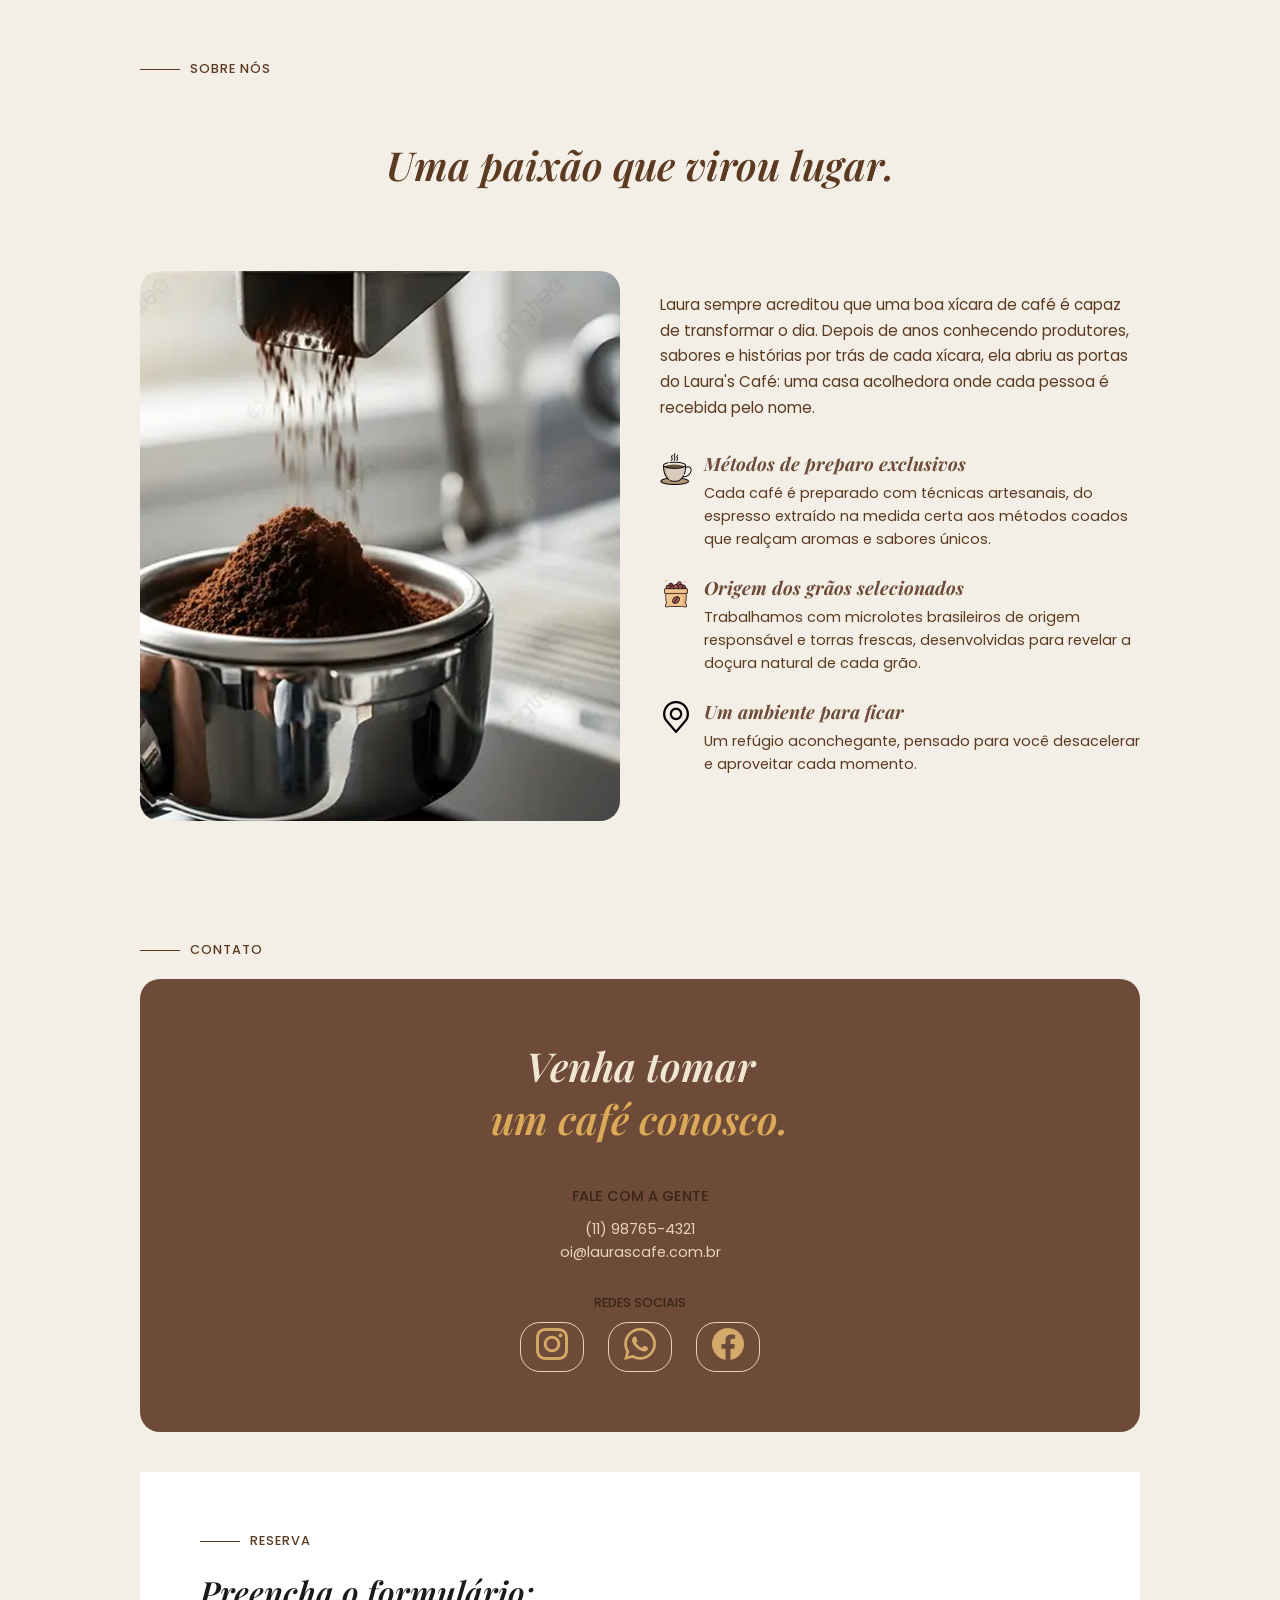
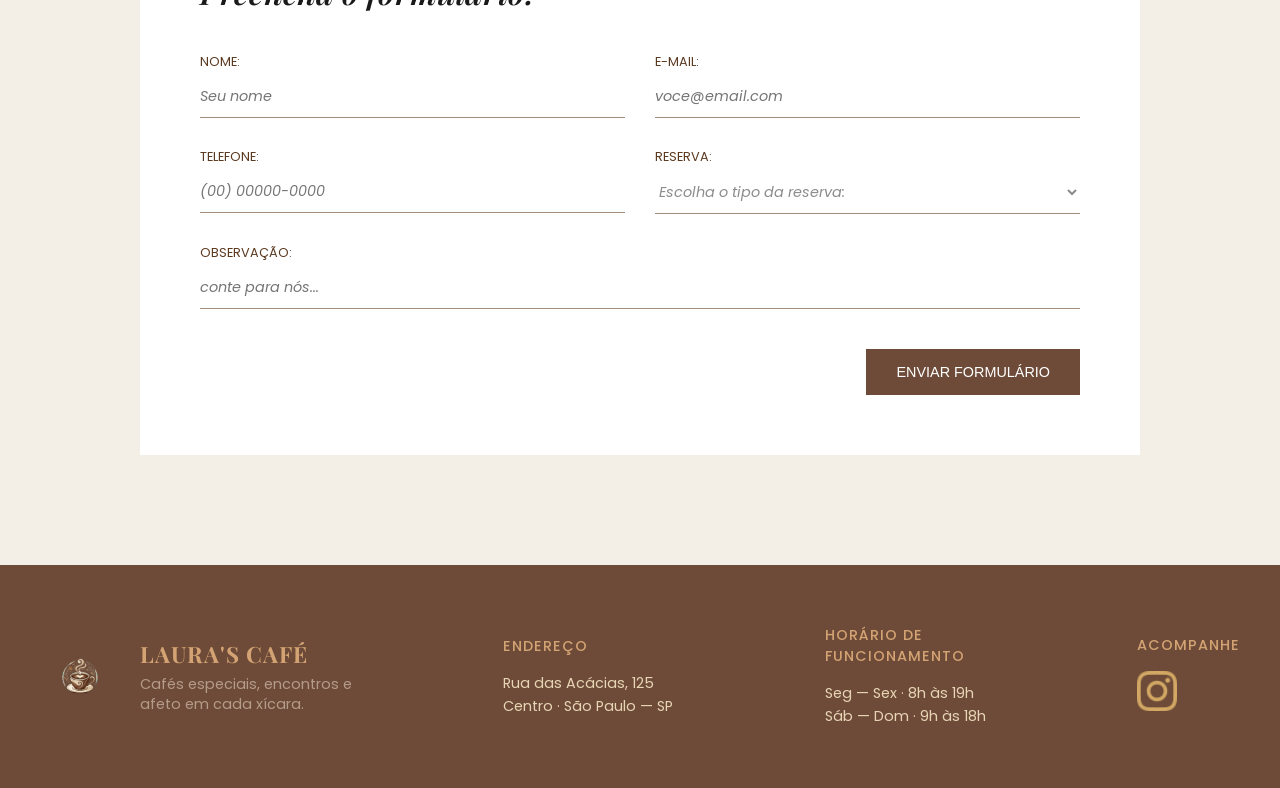
<file: html_css/index.html>
<!DOCTYPE html>
<html lang="pt-BR">
<head>
    <meta charset="UTF-8">
    <meta name="viewport" content="width=device-width, initial-scale=1.0">
    <title>Contato - Cafeteria</title>
    <!-- Link para o arquivo CSS externo -->
    <link rel="stylesheet" href="style.css">
    <!-- Fontes do Google -->
    <link rel="preconnect" href="https://fonts.googleapis.com">
    <link rel="preconnect" href="https://fonts.gstatic.com" crossorigin>
    <link href="https://fonts.googleapis.com/css2?family=Playfair+Display:ital,wght@1,600&family=Poppins:wght@300;400;500&display=swap" rel="stylesheet">
</head>
<body>

    <section class="secao-sobre">
        <div class="container">
            <p class="label-secao">SOBRE NÓS</p>
            <h2 class="titulo-sobre">Uma paixão que virou lugar.</h2>

            <div class="sobre-conteudo">
                <figure class="sobre-imagem">
                    <img src="../imagens/cafe-sobre-nos.png" alt="Preparo artesanal do café no Laura's Cafe">
                </figure>

                <div class="sobre-textos">
                    <p class="sobre-historia">
                        Laura sempre acreditou que uma boa xícara de café é capaz de
                        transformar o dia. Depois de anos conhecendo produtores, sabores
                        e histórias por trás de cada xícara, ela abriu as portas do
                        Laura's Café: uma casa acolhedora onde cada pessoa é recebida pelo nome.
                    </p>

                    <div class="destaque">
                        <img src="../imagens/icone-cafe.png" alt="" aria-hidden="true">
                        <div>
                            <h3>Métodos de preparo exclusivos</h3>
                            <p>Cada café é preparado com técnicas artesanais, do espresso extraído na medida certa aos métodos coados que realçam aromas e sabores únicos.</p>
                        </div>
                    </div>

                    <div class="destaque">
                        <img src="../imagens/icone-graos.png" alt="" aria-hidden="true">
                        <div>
                            <h3>Origem dos grãos selecionados</h3>
                            <p>Trabalhamos com microlotes brasileiros de origem responsável e torras frescas, desenvolvidas para revelar a doçura natural de cada grão.</p>
                        </div>
                    </div>
                    <div class="destaque">
                        <img src="../imagens/icone-lugar.png" alt="" aria-hidden="true">
                         <div>
                            <h3>Um ambiente para ficar</h3>
                        <p>Um refúgio aconchegante, pensado para você desacelerar e aproveitar cada momento.</p>
                    </div>
                </div>
                </div>
            </div>
        </div>
    </section>

    <section class="secao-contato">
        <div class="container">
            
            <!-- Cartão Escuro de Informações -->
            <div class="cartao-info">
                <p class="label-secao">CONTATO</p>
                <div class="box-marrom">
                    <h2>Venha tomar<br><span class="texto-marron-claro">um café conosco.</span></h2>
                    
                    <div class="info-detalhes">
                        <p class="titulo-info">FALE COM A GENTE</p>
                        <p>(11) 98765-4321</p>
                        <p>oi@laurascafe.com.br</p>
                    </div>

                    <div class="redes-sociais">
                        <p class="titulo-info">REDES SOCIAIS</p>
                        <div class="icones">
                            <a href="https://www.instagram.com/visaojrufop/" target="_blank">
                                <img src="logo_rede_social/instagram.png" alt="logo insta">
                            </a>
                            <a href="https://api.whatsapp.com/send?phone=5531993327631" target="_blank">
                                <img src="logo_rede_social/whatsapp.png" alt="logo zap">
                            </a>
                            <a href="https://www.facebook.com/visaojrufop/" target="_blank">
                                <img src="logo_rede_social/facebook.png" alt="logo face">
                            </a>

                        </div>
                    </div>
                </div>
            </div>

            <!-- Formulário de Reserva -->
            <div class="area-formulario">
                <p class="label-secao">RESERVA</p>
                <h2>Preencha o formulário:</h2>
                
                <form action="#" method="POST">
                    <div class="grupo-inputs">
                        <div class="campo">
                            <label for="nome">NOME:</label>
                            <input type="text" id="nome" placeholder="Seu nome">
                        </div>
                        <div class="campo">
                            <label for="email">E-MAIL:</label>
                            <input type="email" id="email" placeholder="voce@email.com">
                        </div>
                        <div class="campo">
                            <label for="telefone">TELEFONE:</label>
                            <input type="tel" id="telefone" placeholder="(00) 00000-0000">
                        </div>
                        <div class="campo">
                            <label for="reserva">RESERVA:</label>
                            <select name="tipo de reserva" id="reserva">
                                <option value="" disabled selected hidden>Escolha o tipo da reserva:</option>
                                <option value="Mesa normal">Mesa para 4 pessoas</option>
                                <option value="Todas as mesas">Evento privado</option>
                            </select>
                        </div>
                    </div>
                    
                    <div class="campo campo-observacao">
                        <label for="observacao">OBSERVAÇÃO:</label>
                        <input type="text" id="observacao" placeholder="conte para nós...">
                    </div>
                    
                    <button type="submit" class="btn-enviar">ENVIAR FORMULÁRIO</button>
                </form>
            </div>

        </div>
    </section>

    <footer class="rodape">
        <div class="rodape-container">
            
            <div class="rodape-marca">
                <!-- Substitua pelo caminho da sua imagem de logo -->
                <img src="logo_rede_social/logo_laura's.png" alt="Logo Laura's Café" class="logo-rodape">
                <div>
                    <h3>LAURA'S CAFÉ</h3>
                    <p>Cafés especiais, encontros e<br>afeto em cada xícara.</p>
                </div>
            </div>
            
            <div class="rodape-info">
                <h4>ENDEREÇO</h4>
                <p>Rua das Acácias, 125<br>Centro · São Paulo — SP</p>
            </div>
            
            <div class="rodape-info">
                <h4>HORÁRIO DE<br>FUNCIONAMENTO</h4>
                <p>Seg — Sex · 8h às 19h<br>Sáb — Dom · 9h às 18h</p>
            </div>
            
            <div class="rodape-social">
                <h4>ACOMPANHE</h4>
                <!-- Substitua pelo caminho do seu ícone do Instagram -->
                <a href="https://www.instagram.com/visaojrufop/" target="_blank">
                    <img src="logo_rede_social/instagram.png" alt="logo-instagram">
                </a>
            </div>

        </div>
    </footer>

</body>
</html>
</file>
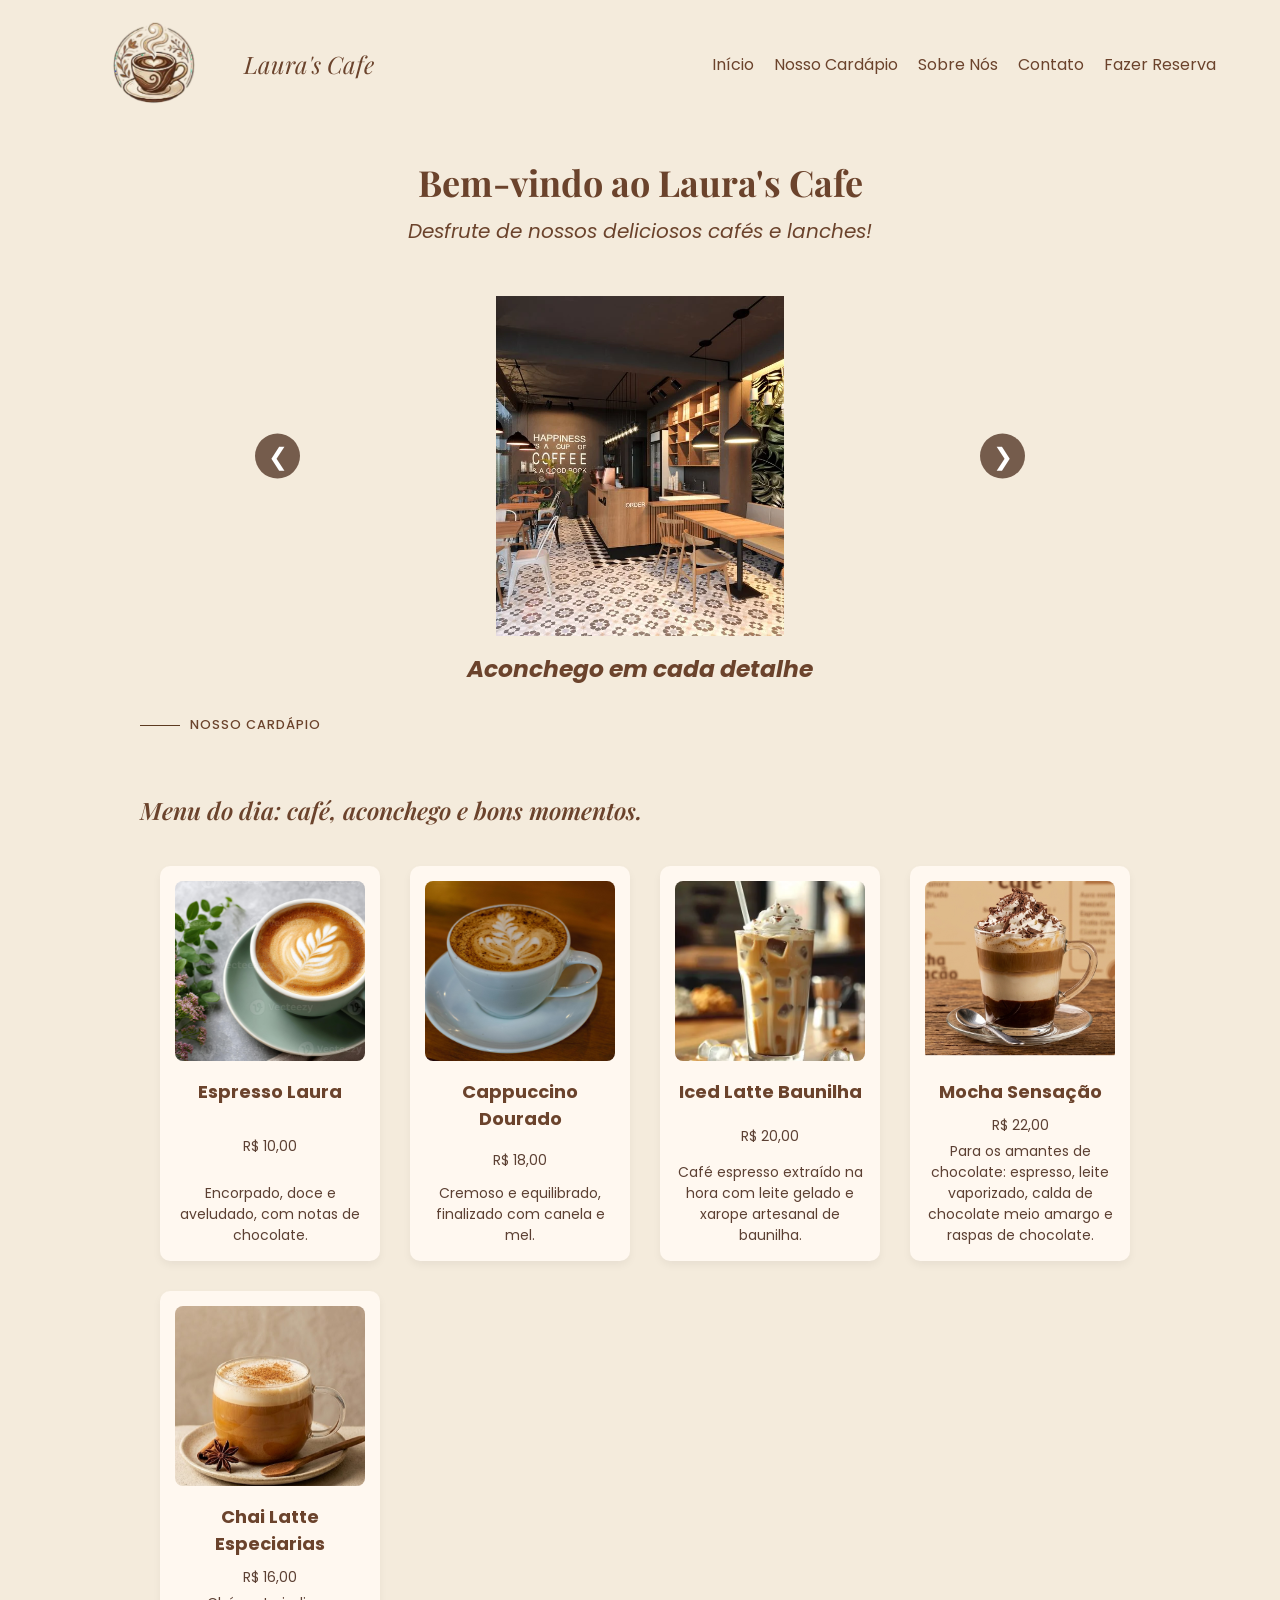
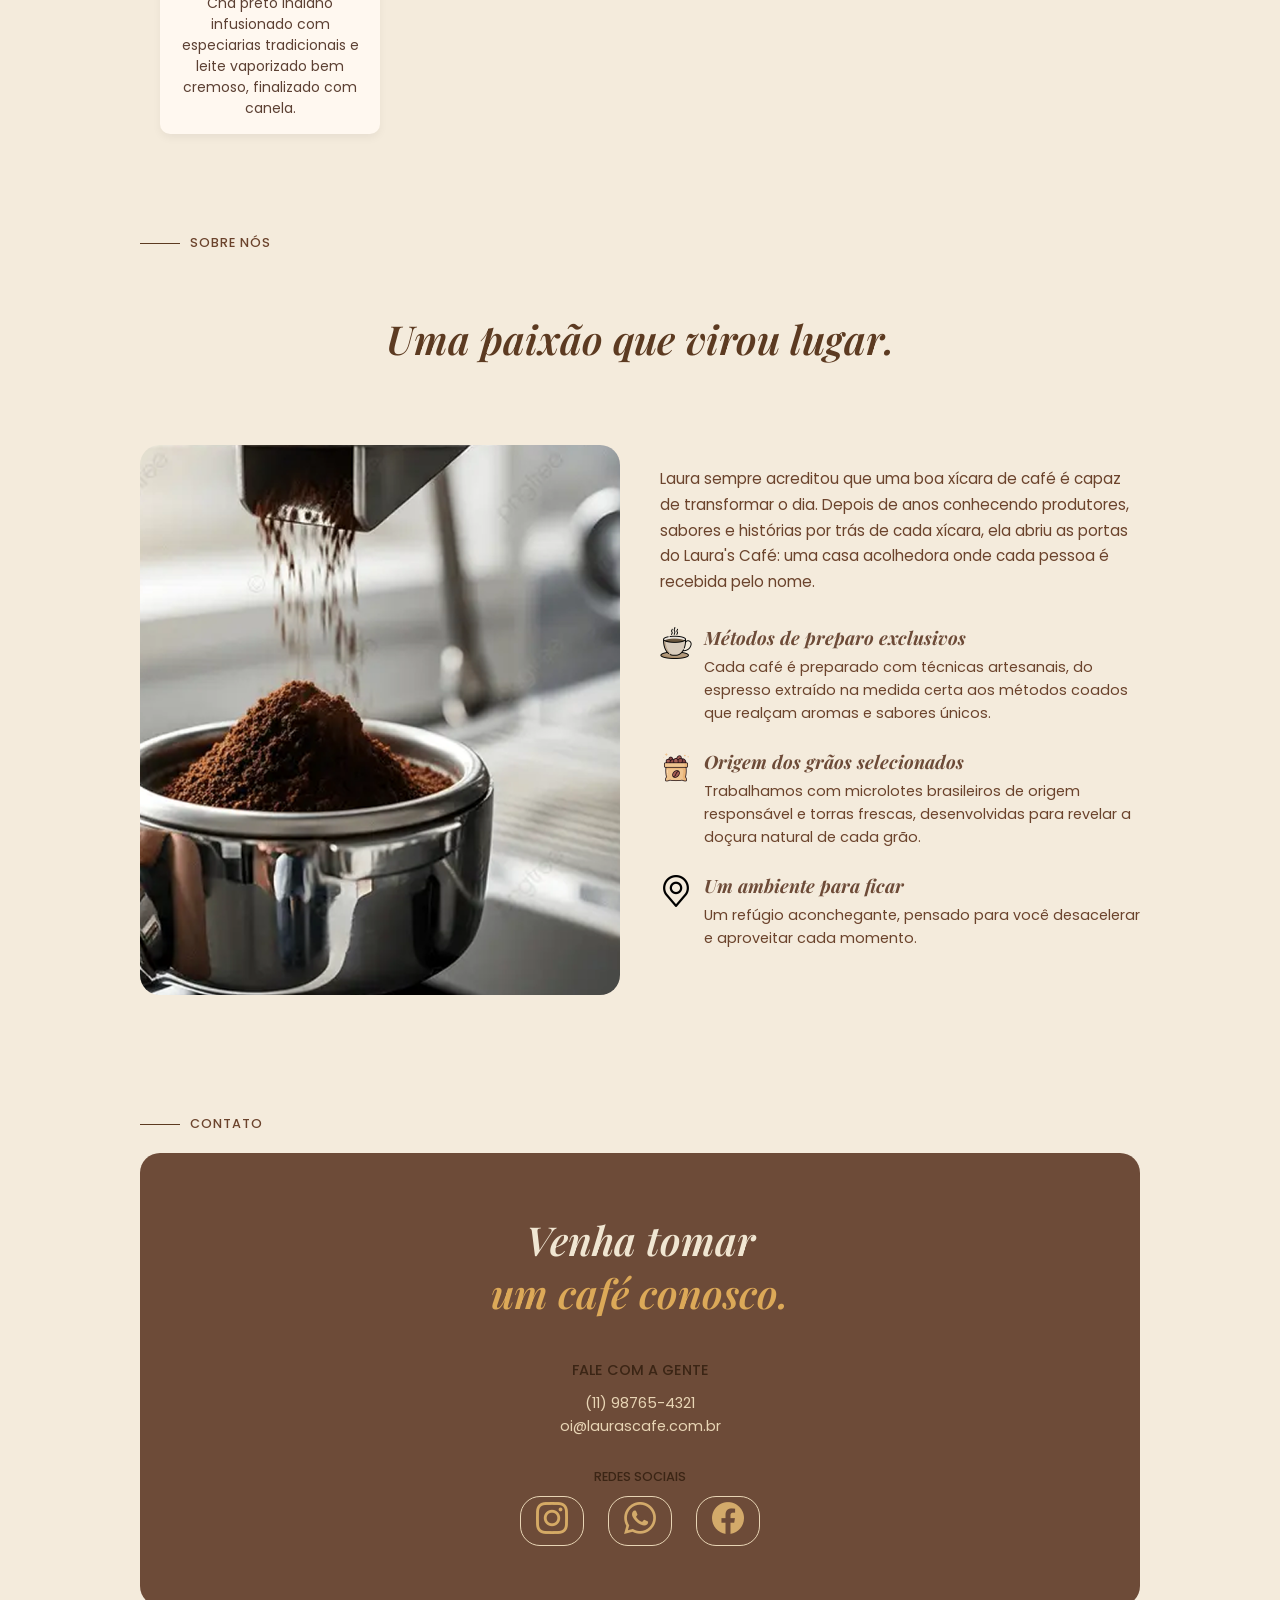
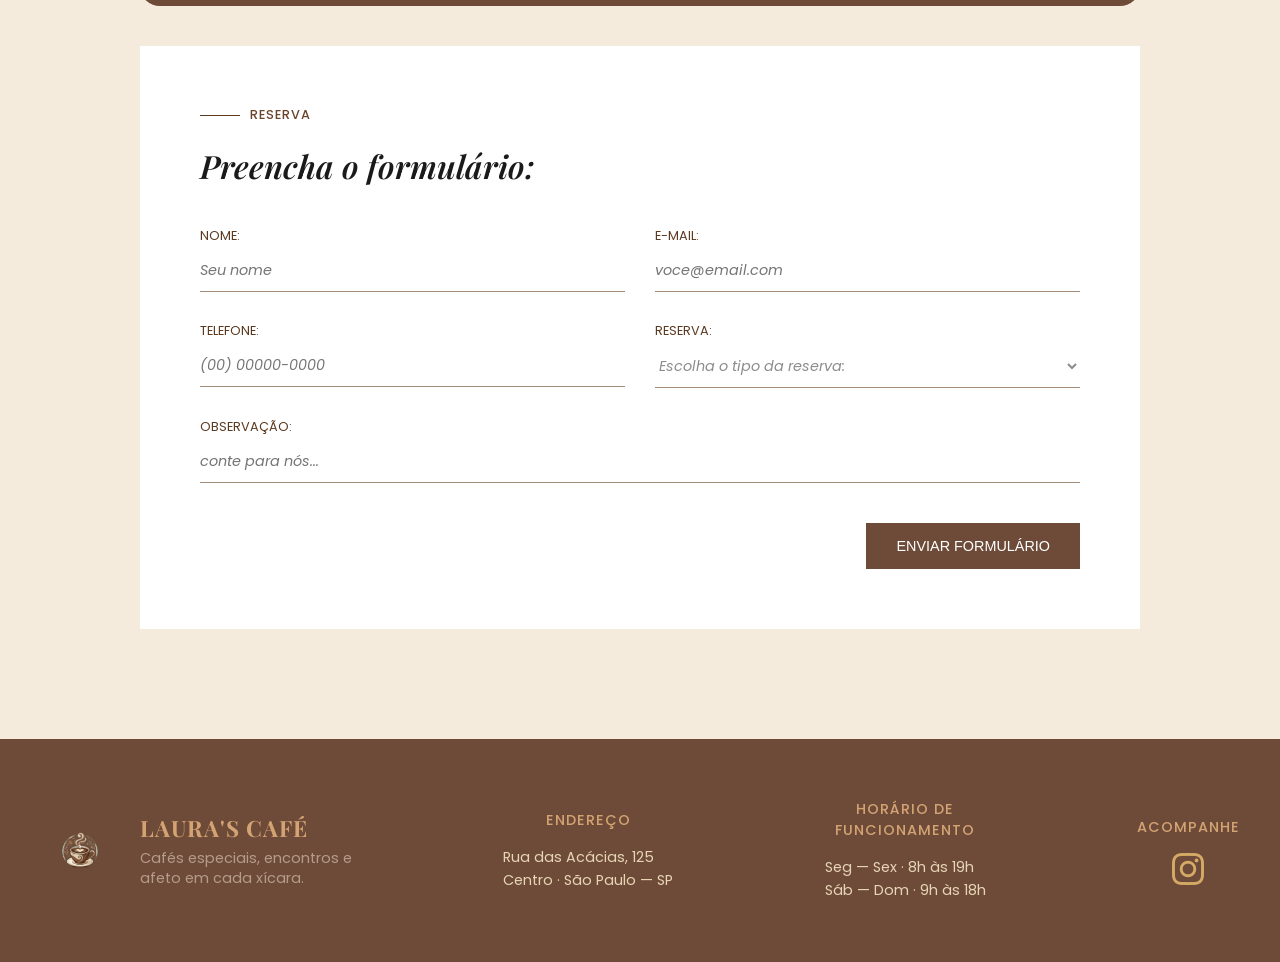
<file: coffe.html>
<!DOCTYPE html>
<html lang="pt-br">
<head>
    <meta charset="UTF-8">
    <meta name="viewport" content="width=device-width, initial-scale=1.0">
    <title>Laura's Cafe</title>
    <!-- CSS -->
    <link rel="stylesheet" href="css/style.css">
    <!-- Fontes do Google -->
    <link rel="preconnect" href="https://fonts.googleapis.com">
    <link rel="preconnect" href="https://fonts.gstatic.com" crossorigin>
    <link href="https://fonts.googleapis.com/css2?family=Playfair+Display:ital,wght@1,600&family=Poppins:wght@300;400;500&display=swap" rel="stylesheet">
</head>
<body>

    <!-- ===== CABEÇALHO ===== -->
    <header class="cabecalho">
        <div class="marca">
            <img class="logo" src="assets/logo/logo_laura's.png" alt="Logo da Laura's Cafe">
            <span>Laura's Cafe</span>
        </div>

        <nav>
            <ul>
                <li><a href="#inicio">Início</a></li>
                <li><a href="#cardapio">Nosso Cardápio</a></li>
                <li><a href="#sobre">Sobre Nós</a></li>
                <li><a href="#contato">Contato</a></li>
                <li><a href="#reserva">Fazer Reserva</a></li>
            </ul>
        </nav>
    </header>

    <main>

        <!-- ===== INÍCIO / HERO ===== -->
        <section id="inicio">
            <header class="introducao">
                <h1>Bem-vindo ao Laura's Cafe</h1>
                <p>Desfrute de nossos deliciosos cafés e lanches!</p>
            </header>
            <div class="carrosel">
                <div class="carrosel-faixa">
                    <figure class="slide">
                        <img src="assets/img/imagem1inicio.svg" alt="Café servido no Laura's Cafe">
                        <figcaption>
                            <h3>Aconchego em cada detalhe</h3>
                        </figcaption>
                    </figure>

                    <figure class="slide">
                        <img src="assets/img/imagem2inicio.svg" alt="Café preparado artesanalmente">
                        <figcaption>
                            <h3>Onde cada visita vira um bom momento</h3>
                        </figcaption>
                    </figure>

                    <figure class="slide">
                        <img src="assets/img/imagem3inicio.svg" alt="Café preparado artesanalmente">
                        <figcaption>
                            <h3>Desperte seus sentidos com nossos aromas</h3>
                        </figcaption>
                    </figure>

                    <figure class="slide">
                        <img src="assets/img/imagem4inicio.svg" alt="Café preparado artesanalmente">
                        <figcaption>
                            <h3>O acompanhamento perfeito para o seu café</h3>
                        </figcaption>
                    </figure>
                </div>

                <button class="seta anterior" aria-label="Imagem anterior">&#10094;</button>
                <button class="seta proxima" aria-label="Próxima imagem">&#10095;</button>

                <div class="indicadores"></div>
            </div>
        </section>

        <!-- ===== CARDÁPIO ===== -->
        <section class="secao-cardapio" id="cardapio">
        <div class="container">
            <p class="label-secao">NOSSO CARDÁPIO</p>
            <h2 class="titulo-cardapio">Menu do dia: café, aconchego e bons momentos.</h2>

            <div class="itens-cardapio">
                <article>
                    <figure>
                        <img src="assets/img/imagem1menu.svg" alt="Espresso Laura">
                        <figcaption>Espresso Laura</figcaption>
                    </figure>
                    <p>R$ 10,00</p>
                    <p>Encorpado, doce e aveludado, com notas de chocolate.</p>
                </article>

                <article>
                    <figure>
                        <img src="assets/img/imagem2menu.svg" alt="Cappuccino Dourado">
                        <figcaption>Cappuccino Dourado</figcaption>
                    </figure>
                    <p>R$ 18,00</p>
                    <p>Cremoso e equilibrado, finalizado com canela e mel.</p>
                </article>

                <article>
                    <figure>
                        <img src="assets/img/imagem3menu.svg" alt="Iced Latte Baunilha">
                        <figcaption>Iced Latte Baunilha</figcaption>
                    </figure>
                    <p>R$ 20,00</p>
                    <p>Café espresso extraído na hora com leite gelado e xarope artesanal de baunilha.</p>
                </article>

                <article>
                    <figure>
                        <img src="assets/img/imagem4menu.svg" alt="Mocha Sensação">
                        <figcaption>Mocha Sensação</figcaption>
                    </figure>
                    <p>R$ 22,00</p>
                    <p>Para os amantes de chocolate: espresso, leite vaporizado, calda de chocolate meio amargo e raspas de chocolate.</p>
                </article>

                <article>
                    <figure>
                        <img src="assets/img/imagem5menu.svg" alt="Chai Latte Especiarias">
                        <figcaption>Chai Latte Especiarias</figcaption>
                    </figure>
                    <p>R$ 16,00</p>
                    <p>Chá preto indiano infusionado com especiarias tradicionais e leite vaporizado bem cremoso, finalizado com canela.</p>
                </article>
            </div>
        </section>

        <!-- ===== SOBRE NÓS ===== -->
        <section class="secao-sobre" id="sobre">
            <div class="container">
                <p class="label-secao">SOBRE NÓS</p>
                <h2 class="titulo-sobre">Uma paixão que virou lugar.</h2>

                <div class="sobre-conteudo">
                    <figure class="sobre-imagem">
                        <img src="assets/img/cafe-sobre-nos.png" alt="Preparo artesanal do café no Laura's Cafe">
                    </figure>

                    <div class="sobre-textos">
                        <p class="sobre-historia">
                            Laura sempre acreditou que uma boa xícara de café é capaz de
                            transformar o dia. Depois de anos conhecendo produtores, sabores
                            e histórias por trás de cada xícara, ela abriu as portas do
                            Laura's Café: uma casa acolhedora onde cada pessoa é recebida pelo nome.
                        </p>

                        <div class="destaque">
                            <img src="assets/icons/icone-cafe.png" alt="" aria-hidden="true">
                            <div>
                                <h3>Métodos de preparo exclusivos</h3>
                                <p>Cada café é preparado com técnicas artesanais, do espresso extraído na medida certa aos métodos coados que realçam aromas e sabores únicos.</p>
                            </div>
                        </div>

                        <div class="destaque">
                            <img src="assets/icons/icone-graos.png" alt="" aria-hidden="true">
                            <div>
                                <h3>Origem dos grãos selecionados</h3>
                                <p>Trabalhamos com microlotes brasileiros de origem responsável e torras frescas, desenvolvidas para revelar a doçura natural de cada grão.</p>
                            </div>
                        </div>

                        <div class="destaque">
                            <img src="assets/icons/icone-lugar.png" alt="" aria-hidden="true">
                            <div>
                                <h3>Um ambiente para ficar</h3>
                                <p>Um refúgio aconchegante, pensado para você desacelerar e aproveitar cada momento.</p>
                            </div>
                        </div>
                    </div>
                </div>
            </div>
        </section>

        <!-- ===== CONTATO / RESERVA ===== -->
        <section class="secao-contato" id="contato">
            <div class="container">

                <!-- Cartão Escuro de Informações -->
                <div class="cartao-info">
                    <p class="label-secao">CONTATO</p>
                    <div class="box-marrom">
                        <h2>Venha tomar<br><span class="texto-marron-claro">um café conosco.</span></h2>

                        <div class="info-detalhes">
                            <p class="titulo-info">FALE COM A GENTE</p>
                            <p>(11) 98765-4321</p>
                            <p>oi@laurascafe.com.br</p>
                        </div>

                        <div class="redes-sociais">
                            <p class="titulo-info">REDES SOCIAIS</p>
                            <div class="icones">
                                <a href="https://www.instagram.com/visaojrufop/" target="_blank">
                                    <img src="assets/logo/instagram.png" alt="logo insta">
                                </a>
                                <a href="https://api.whatsapp.com/send?phone=5531993327631" target="_blank">
                                    <img src="assets/logo/whatsapp.png" alt="logo zap">
                                </a>
                                <a href="https://www.facebook.com/visaojrufop/" target="_blank">
                                    <img src="assets/logo/facebook.png" alt="logo face">
                                </a>
                            </div>
                        </div>
                    </div>
                </div>

                <!-- Formulário de Reserva -->
                <div class="area-formulario" id="reserva">
                    <p class="label-secao">RESERVA</p>
                    <h2>Preencha o formulário:</h2>

                    <form action="#" method="POST">
                        <div class="grupo-inputs">
                            <div class="campo">
                                <label for="nome">NOME:</label>
                                <input type="text" id="nome" placeholder="Seu nome">
                            </div>
                            <div class="campo">
                                <label for="email">E-MAIL:</label>
                                <input type="email" id="email" placeholder="voce@email.com">
                            </div>
                            <div class="campo">
                                <label for="telefone">TELEFONE:</label>
                                <input type="tel" id="telefone" placeholder="(00) 00000-0000">
                            </div>
                            <div class="campo">
                                <label for="reserva">RESERVA:</label>
                                <select name="tipo de reserva" id="reserva-tipo">
                                    <option value="" disabled selected hidden>Escolha o tipo da reserva:</option>
                                    <option value="Mesa normal">Mesa para 4 pessoas</option>
                                    <option value="Todas as mesas">Evento privado</option>
                                </select>
                            </div>
                        </div>

                        <div class="campo campo-observacao">
                            <label for="observacao">OBSERVAÇÃO:</label>
                            <input type="text" id="observacao" placeholder="conte para nós...">
                        </div>

                        <button type="submit" class="btn-enviar">ENVIAR FORMULÁRIO</button>
                    </form>
                </div>

            </div>
        </section>

    </main>

    <!-- ===== RODAPÉ ===== -->
    <footer class="rodape">
        <div class="rodape-container">

            <div class="rodape-marca">
                <img src="assets/logo/logo_laura's.png" alt="Logo Laura's Café" class="logo-rodape">
                <div>
                    <h3>LAURA'S CAFÉ</h3>
                    <p>Cafés especiais, encontros e<br>afeto em cada xícara.</p>
                </div>
            </div>

            <div class="rodape-info">
                <h4>ENDEREÇO</h4>
                <p>Rua das Acácias, 125<br>Centro · São Paulo — SP</p>
            </div>

            <div class="rodape-info">
                <h4>HORÁRIO DE<br>FUNCIONAMENTO</h4>
                <p>Seg — Sex · 8h às 19h<br>Sáb — Dom · 9h às 18h</p>
            </div>

            <div class="rodape-social">
                <h4>ACOMPANHE</h4>
                <a href="https://www.instagram.com/visaojrufop/" target="_blank">
                    <img src="assets/logo/instagram.png" alt="logo-instagram">
                </a>
            </div>

        </div>
    </footer>

    <script src="js/script.js"></script>
</body>
</html>
</file>
<file: html_css/style.css>
/* Reset Básico */
* {
    margin: 0;
    padding: 0;
    box-sizing: border-box;
}

body {
    background-color: #f3efe6; /* Cor de fundo bege */
    font-family: 'Poppins', sans-serif;
    color: #5c3a21;
}

h2 {
    font-family: 'Playfair Display', serif;
    font-style: italic;
    font-weight: 600;
}

/* Estrutura Principal */
.secao-contato {
    padding: 60px 20px;
    display: flex;
    justify-content: center;
}

.container {
    max-width: 1000px;
    width: 100%;
    display: flex;
    flex-direction: column;
    gap: 40px;
}

.label-secao {
    font-size: 0.8rem;
    font-weight: 500;
    letter-spacing: 1px;
    margin-bottom: 20px;
    position: relative;
    padding-left: 50px;
}

.label-secao::before {
    content: "";
    position: absolute;
    left: 0;
    top: 50%;
    width: 40px;
    height: 1px;
    background-color: #5c3a21;
}

/* Cartão Marrom */
.box-marrom {
    background-color: #6d4b38;
    color: #e8d5b5;
    padding: 60px;
    border-radius: 20px;
    text-align: center;
}

.box-marrom h2 {
    font-size: 2.5rem;
    margin-bottom: 40px;
    color: #f0e6d2;
}

.titulo-info {
    font-size: 0.8rem;
    font-weight: 500;
    margin-bottom: 10px;
    color: #3b2515;
}

.info-detalhes p {
    font-size: 0.9rem;
    line-height: 1.6;
}


.texto-marron-claro{
    color: #DCA958;
}

.redes-sociais {
    margin-top: 30px;
}

.icones a {
    display: inline-block;
    margin: 0 10px;
    color: #e8d5b5;
    text-decoration: none;
    font-size: 0.9rem;
    border: 1px solid #e8d5b5;
    padding: 5px 15px;
    border-radius: 20px;
}

/* Formulário */
.area-formulario {
    background-color: #ffffff;
    padding: 60px;
}

.area-formulario h2 {
    font-size: 2rem;
    margin-bottom: 40px;
    color: #1a1a1a;
}

.grupo-inputs {
    display: grid;
    grid-template-columns: 1fr 1fr;
    gap: 30px;
    margin-bottom: 30px;
}

.campo {
    display: flex;
    flex-direction: column;
}

.campo label {
    font-size: 0.8rem;
    margin-bottom: 5px;
    color: #5c3a21;
}

.campo input {
    border: none;
    border-bottom: 1px solid #a38c78;
    padding: 10px 0;
    font-family: 'Poppins', sans-serif;
    font-style: italic;
    font-size: 0.9rem;
    color: #8c8c8c;
    background: transparent;
    outline: none;
}

.campo select {
    border: none;
    border-bottom: 1px solid #a38c78;
    padding: 10px 0;
    font-family: 'Poppins', sans-serif;
    font-style: italic;
    font-size: 0.9rem;
    color: #8c8c8c;
    background: transparent;
    outline: none;
    width: 100%;
}


.campo select option {
    font-style: normal;
    color: #5c3a21;
}
.campo-observacao {
    margin-bottom: 40px;
}

.btn-enviar {
    background-color: #6d4b38;
    color: #ffffff;
    border: none;
    padding: 15px 30px;
    font-size: 0.9rem;
    cursor: pointer;
    float: right;
    transition: background 0.3s;
}

.btn-enviar:hover {
    background-color: #5c3a21;
}

/* Responsividade para Celulares */
@media (max-width: 768px) {
    .grupo-inputs {
        grid-template-columns: 1fr;
    }
    
    .box-marrom, .area-formulario {
        padding: 30px;
    }
}

/* Rodapé */
.rodape {
    background-color: #6d4b38; 
    padding: 60px 20px;
    color: #e8d5b5; 
    margin-top: 50px;
}

.rodape-container {
    max-width: 1200px;
    margin: 0 auto;
    display: flex;
    justify-content: space-between;
    align-items: center;
    flex-wrap: wrap;
    gap: 40px;
}


.rodape-marca {
    display: flex;
    align-items: center;
    gap: 20px;
}

.logo-rodape {
    width: 80px; 
    height: auto;
}

.rodape-marca h3 {
    font-family: 'Playfair Display', serif;
    color: #d4a373;
    font-size: 1.4rem;
    margin-bottom: 5px;
    letter-spacing: 1px;
}

.rodape-marca p {
    font-size: 0.9rem;
    line-height: 1.4;
    color: #b59b8a;
}


.rodape-info h4, 
.rodape-social h4 {
    color: #d4a373;
    font-size: 0.9rem;
    font-weight: 500;
    margin-bottom: 15px;
    letter-spacing: 1px;
    text-transform: uppercase;
}

.rodape-info p {
    font-size: 0.9rem;
    line-height: 1.6;
}


.rodape-social a img {
    width: 40px; 
    transition: transform 0.3s ease;
}

.rodape-social a:hover img {
    transform: scale(1.1); 
}


@media (max-width: 850px) {
    .rodape-container {
        flex-direction: column;
        text-align: center;
        align-items: center;
    }

    .rodape-marca {
        flex-direction: column;
    }
}    
/*  Sobre Nós  */
.secao-sobre {
    padding: 60px 20px;
    display: flex;
    justify-content: center;
}

.titulo-sobre {
    font-size: 2.5rem;
    text-align: center;
    color: #5c3a21;
    margin-bottom: 40px;
}

.sobre-conteudo {
    display: flex;
    gap: 40px;
    align-items: center;   
}

.sobre-imagem {
    flex: 1;
    max-width: 480px;
}

.sobre-imagem img {
    width: 100%;
    height: 550px;          /* ajusta esse número até bater */
    object-fit: cover;
    border-radius: 20px;
    display: block;
}


.sobre-textos {
    flex: 1;
    display: flex;
    flex-direction: column;
    justify-content: center;
}
.sobre-historia {
    font-size: 0.95rem;
    line-height: 1.7;
    margin-bottom: 30px;
}

.destaque {
    display: flex;
    gap: 12px;
    align-items: flex-start;
    margin-bottom: 24px;
}

.destaque img {
    width: 32px;
    height: 32px;
    flex-shrink: 0;
    margin-top: 2px;
}

.destaque > div {
    flex: 1;
}

.destaque h3 {
    font-family: 'Playfair Display', serif;
    font-style: italic;
    color: #6d4b38;
    font-size: 1.15rem;
    margin-bottom: 6px;
}

.destaque p {
    font-size: 0.9rem;
    line-height: 1.6;
}

/* Mobile */
@media (max-width: 768px) {
    .sobre-conteudo {
        flex-direction: column;
    }
    .titulo-sobre {
        font-size: 1.8rem;
    }
}
</file>
<file: css/style.css>
/* ============================================
   RESET E BASE
   ============================================ */
* {
    margin: 0;
    padding: 0;
    box-sizing: border-box;
}

body {
    font-family: 'Poppins', sans-serif;
    background-color: #f4ebdc;
    color: #6b432c;
}

a {
    text-decoration: none;
    color: #6b432c;
}

ul {
    list-style: none;
}

h2 {
    font-family: 'Playfair Display', serif;
    font-style: italic;
    font-weight: 600;
}

html {
    scroll-behavior: smooth;
}

/* ============================================
   CABEÇALHO
   ============================================ */
.cabecalho {
    display: flex;
    align-items: center;
    justify-content: space-between;
    padding: 12px 5%;
    background-color: #f4ebdc;
}

.logo {
    width: 180px;
    height: auto;
    display: block;
}

.cabecalho nav {
    display: flex;
    align-items: center;
    gap: 30px;
}

.cabecalho nav ul {
    display: flex;
    flex-direction: row;
    align-items: center;
    gap: 20px;
}

.marca {
    display: flex;
    align-items: center;
    gap: 0px;
}

.marca span {
    font-family: 'Playfair Display', serif;
    font-size: 24px;
    font-style: italic;
    color: #6b432c;
}

/* ============================================
   INÍCIO / HERO / CARROSSEL
   ============================================ */
.introducao {
    text-align: center;
    padding: 30px 20px;
}

.introducao h1 {
    font-family: 'Playfair Display', serif;
    font-size: 36px;
    margin-bottom: 10px;
}

.introducao p {
    font-size: 20px;
    font-style: italic;
}

.carrosel {
    position: relative;
    width: 100%;
    max-width: 800px;
    height: 400px;
    margin: 20px auto;
    overflow: hidden;
}

.carrosel-faixa {
    display: flex;
    width: 100%;
    height: 100%;
    transition: transform 0.5s ease-in-out;
}

.slide {
    flex: 0 0 100%;
    min-width: 0;
    height: 100%;
    display: flex;
    flex-direction: column;
    align-items: center;
}

.slide img {
    width: 100%;
    height: 85%;
    object-fit: contain;      /* volta pra contain: foto inteira, sem cortar */
    object-position: center;
    display: block;
}

.slide figcaption {
    margin-top: 15px;
    color: #6b432c;
    text-align: center;
    font-style: italic;
    font-size: 20px;
}

.seta {
    position: absolute;
    top: 40%;
    transform: translateY(-50%);
    z-index: 2;
    background-color: rgba(75, 45, 28, 0.75);
    color: white;
    border: none;
    border-radius: 50%;
    width: 45px;
    height: 45px;
    font-size: 24px;
    cursor: pointer;
}

.seta.anterior {
    left: 15px;
}

.seta.proxima {
    right: 15px;
}

.seta:hover {
    background-color: #6b432c;
}

.indicadores {
    display: flex;
    justify-content: center;
    gap: 8px;
    margin-top: 10px;
}

/* ============================================
   CARDÁPIO
   (seletores escopados em .header-cardapio para
    não vazar nas outras seções)
   ============================================ */
.header-cardapio {
    padding: 50px 5% 30px 5%;
    text-align: center;
    position: relative;
}

.header-cardapio span {
    display: flex;
    align-items: center;
    justify-content: center;
    gap: 15px;
    font-size: 14px;
    text-transform: uppercase;
    letter-spacing: 2px;
    color: #6b432c;
    font-weight: bold;
    margin-bottom: 20px;
}

.header-cardapio span::before {
    content: "";
    width: 50px;
    height: 2px;
    background-color: #6b432c;
}

.header-cardapio h2:nth-of-type(1) {
    font-size: 42px;
    color: #6b432c;
    font-weight: normal;
    margin-bottom: 5px;
}

.header-cardapio h2:nth-of-type(2) {
    font-size: 38px;
    color: #c49a65;
    font-style: italic;
    font-weight: normal;
}

.itens-cardapio {
    display: grid;
    grid-template-columns: repeat(auto-fit, minmax(220px, 1fr));
    gap: 30px;
    max-width: 1200px;
    margin: 0 auto;
    padding: 0 20px 40px 20px;
}

.itens-cardapio article {
    background-color: #fff8f0;
    padding: 15px;
    border-radius: 10px;
    box-shadow: 0 4px 8px rgba(0, 0, 0, 0.05);
    display: flex;
    flex-direction: column;
    justify-content: space-between;
    text-align: center;
}

.itens-cardapio figure img {
    width: 100%;
    height: 180px;
    object-fit: cover;
    border-radius: 8px;
    margin-bottom: 10px;
}

.itens-cardapio figcaption {
    font-weight: bold;
    font-size: 18px;
    margin-bottom: 5px;
    color: #6b432c;
}

.itens-cardapio p {
    font-size: 14px;
    color: #5c4033;
    margin-top: 5px;
}

/* ============================================
   CONTAINER (Sobre / Contato)
   ============================================ */
.container {
    max-width: 1000px;
    width: 100%;
    margin: 0 auto;
    display: flex;
    flex-direction: column;
    gap: 40px;
}

.label-secao {
    font-size: 0.8rem;
    font-weight: 500;
    letter-spacing: 1px;
    margin-bottom: 20px;
    position: relative;
    padding-left: 50px;
}

.label-secao::before {
    content: "";
    position: absolute;
    left: 0;
    top: 50%;
    width: 40px;
    height: 1px;
    background-color: #5c3a21;
}

/* ============================================
   SOBRE NÓS
   ============================================ */
.secao-sobre {
    padding: 60px 20px;
    display: flex;
    justify-content: center;
}

.titulo-sobre {
    font-size: 2.5rem;
    text-align: center;
    color: #5c3a21;
    margin-bottom: 40px;
}

.sobre-conteudo {
    display: flex;
    gap: 40px;
    align-items: center;
}

.sobre-imagem {
    flex: 1;
    max-width: 480px;
}

.sobre-imagem img {
    width: 100%;
    height: 550px;
    object-fit: cover;
    border-radius: 20px;
    display: block;
}

.sobre-textos {
    flex: 1;
    display: flex;
    flex-direction: column;
    justify-content: center;
}

.sobre-historia {
    font-size: 0.95rem;
    line-height: 1.7;
    margin-bottom: 30px;
}

.destaque {
    display: flex;
    gap: 12px;
    align-items: flex-start;
    margin-bottom: 24px;
}

.destaque img {
    width: 32px;
    height: 32px;
    flex-shrink: 0;
    margin-top: 2px;
}

.destaque > div {
    flex: 1;
}

.destaque h3 {
    font-family: 'Playfair Display', serif;
    font-style: italic;
    color: #6d4b38;
    font-size: 1.15rem;
    margin-bottom: 6px;
}

.destaque p {
    font-size: 0.9rem;
    line-height: 1.6;
}

/* ============================================
   CONTATO
   ============================================ */
.secao-contato {
    padding: 60px 20px;
    display: flex;
    justify-content: center;
}

.box-marrom {
    background-color: #6d4b38;
    color: #e8d5b5;
    padding: 60px;
    border-radius: 20px;
    text-align: center;
}

.box-marrom h2 {
    font-size: 2.5rem;
    margin-bottom: 40px;
    color: #f0e6d2;
}

.titulo-info {
    font-size: 0.8rem;
    font-weight: 500;
    margin-bottom: 10px;
    color: #3b2515;
}

.info-detalhes p {
    font-size: 0.9rem;
    line-height: 1.6;
}

.texto-marron-claro {
    color: #DCA958;
}

.redes-sociais {
    margin-top: 30px;
}

.icones a {
    display: inline-block;
    margin: 0 10px;
    color: #e8d5b5;
    text-decoration: none;
    font-size: 0.9rem;
    border: 1px solid #e8d5b5;
    padding: 5px 15px;
    border-radius: 20px;
}

/* Formulário */
.area-formulario {
    background-color: #ffffff;
    padding: 60px;
}

.area-formulario h2 {
    font-size: 2rem;
    margin-bottom: 40px;
    color: #1a1a1a;
}

.grupo-inputs {
    display: grid;
    grid-template-columns: 1fr 1fr;
    gap: 30px;
    margin-bottom: 30px;
}

.campo {
    display: flex;
    flex-direction: column;
}

.campo label {
    font-size: 0.8rem;
    margin-bottom: 5px;
    color: #5c3a21;
}

.campo input,
.campo select {
    border: none;
    border-bottom: 1px solid #a38c78;
    padding: 10px 0;
    font-family: 'Poppins', sans-serif;
    font-style: italic;
    font-size: 0.9rem;
    color: #8c8c8c;
    background: transparent;
    outline: none;
    width: 100%;
}

.campo select option {
    font-style: normal;
    color: #5c3a21;
}

.campo-observacao {
    margin-bottom: 40px;
}

.btn-enviar {
    background-color: #6d4b38;
    color: #ffffff;
    border: none;
    padding: 15px 30px;
    font-size: 0.9rem;
    cursor: pointer;
    float: right;
    transition: background 0.3s;
}

.btn-enviar:hover {
    background-color: #5c3a21;
}

/* ============================================
   RODAPÉ
   ============================================ */
.rodape {
    background-color: #6d4b38;
    padding: 60px 20px;
    color: #e8d5b5;
    margin-top: 50px;
}

.rodape-container {
    max-width: 1200px;
    margin: 0 auto;
    display: flex;
    justify-content: space-between;
    align-items: center;
    flex-wrap: wrap;
    gap: 40px;
}

.rodape-marca {
    display: flex;
    align-items: center;
    gap: 20px;
}

.logo-rodape {
    width: 80px;
    height: auto;
}

.rodape-marca h3 {
    font-family: 'Playfair Display', serif;
    color: #d4a373;
    font-size: 1.4rem;
    margin-bottom: 5px;
    letter-spacing: 1px;
}

.rodape-marca p {
    font-size: 0.9rem;
    line-height: 1.4;
    color: #b59b8a;
}

.rodape-info h4,
.rodape-social h4 {
    color: #d4a373;
    font-size: 0.9rem;
    font-weight: 500;
    margin-bottom: 15px;
    letter-spacing: 1px;
    text-transform: uppercase;
    text-align: center;
}


.rodape-info p {
    font-size: 0.9rem;
    line-height: 1.6;
}

.rodape-social a img {
    width: 40px;
    transition: transform 0.3s ease;
    display: block;
    width: fit-content;
    margin: 0 auto;
}

.rodape-social a:hover img {
    transform: scale(1.1);
}

/* ============================================
   RESPONSIVO
   ============================================ */
@media (max-width: 768px) {
    .sobre-conteudo {
        flex-direction: column;
    }

    .sobre-imagem img {
        height: auto;
    }

    .titulo-sobre {
        font-size: 1.8rem;
    }

    .grupo-inputs {
        grid-template-columns: 1fr;
    }

    .box-marrom,
    .area-formulario {
        padding: 30px;
    }
}

@media (max-width: 767px) {
    .cabecalho {
        flex-direction: column;
        gap: 15px;
        padding: 16px;
    }

    .logo {
        width: 110px;
    }

    .marca {
        align-self: flex-start;
        gap: 0px;
    }

    .marca span {
        font-size: 18px;
    }

    .cabecalho nav ul {
        flex-wrap: wrap;
        justify-content: center;
        gap: 12px;
    }

    .introducao {
        padding: 24px 16px;
    }

    .introducao h1 {
        font-size: 28px;
    }

    .introducao p {
        font-size: 16px;
    }

    .carrosel {
        height: 340px;
        margin: 16px auto;
    }

    
   .slide figcaption {
       width: 90%;
       padding: 0 8px;
       margin-top: 8px;
       font-size: 12px;
       line-height: 1.3;
       text-align: center;
   }
   
   .slide figcaption h3 {
       font-size: inherit;
       line-height: inherit;
       font-weight: normal;
       overflow-wrap: break-word;
   }
   
    .seta {
        width: 36px;
        height: 36px;
        font-size: 20px;
    }

    .seta.anterior {
        left: 8px;
    }

    .seta.proxima {
        right: 8px;
    }
}

@media (max-width: 850px) {
    .rodape-container {
        flex-direction: column;
        text-align: center;
        align-items: center;
    }

    .rodape-marca {
        flex-direction: column;
    }
}

@media (max-width: 380px) {
    .cabecalho nav ul {
        gap: 8px;
    }

    .cabecalho nav a {
        font-size: 13px;
    }

    .carrosel {
        height: 300px;
    }
}


/* Ajustes para celular */
@media (max-width: 767px) {

    /* Impede que o conteúdo ultrapasse a tela */
    * {
        box-sizing: border-box;
    }

    html,
    body {
        width: 100%;
        max-width: 100%;
        overflow-x: hidden;
    }
    
    .secao-cardapio .label-secao {
    padding-left: 74px;
    }

    .secao-cardapio .label-secao::before {
    left: 20px;
    }
    .titulo-cardapio {
        padding-left: 24px;
        padding-right: 16px;
    }
    
    /* Cardápio: um card por linha */
    .itens-cardapio {
        grid-template-columns: minmax(0, 1fr);
        width: 100%;
        max-width: 100%;
        padding: 0 16px 30px;
        gap: 20px;
    }

    .itens-cardapio article {
        width: 100%;
        min-width: 0;
    }

    /* Cabeçalho centralizado */
    .cabecalho {
        width: 100%;
        align-items: center;
    }

    .cabecalho nav {
        max-width: 100%;
        width: 100%;
    }

    .cabecalho nav ul {
        padding: 0;
        margin: 0;
        justify-content: center;
    }

    /* Rodapé mais compacto */
    .rodape {
        width: 100%;
        margin-top: 30px;
        padding: 30px 20px;
    }

    .rodape-container {
        width: 100%;
        gap: 24px;
        flex-direction: column;
        align-items: center;
        text-align: center;
    }

    .rodape-marca {
        flex-direction: column;
        gap: 10px;
    }

    .rodape-info,
    .rodape-social {
        width: 100%;
        margin: 0;
    }

    .rodape-info h4,
    .rodape-social h4 {
        margin-bottom: 8px;
    }

    .rodape-info p,
    .rodape-marca p {
        margin-top: 0;
        margin-bottom: 0;
    }
}
</file>
